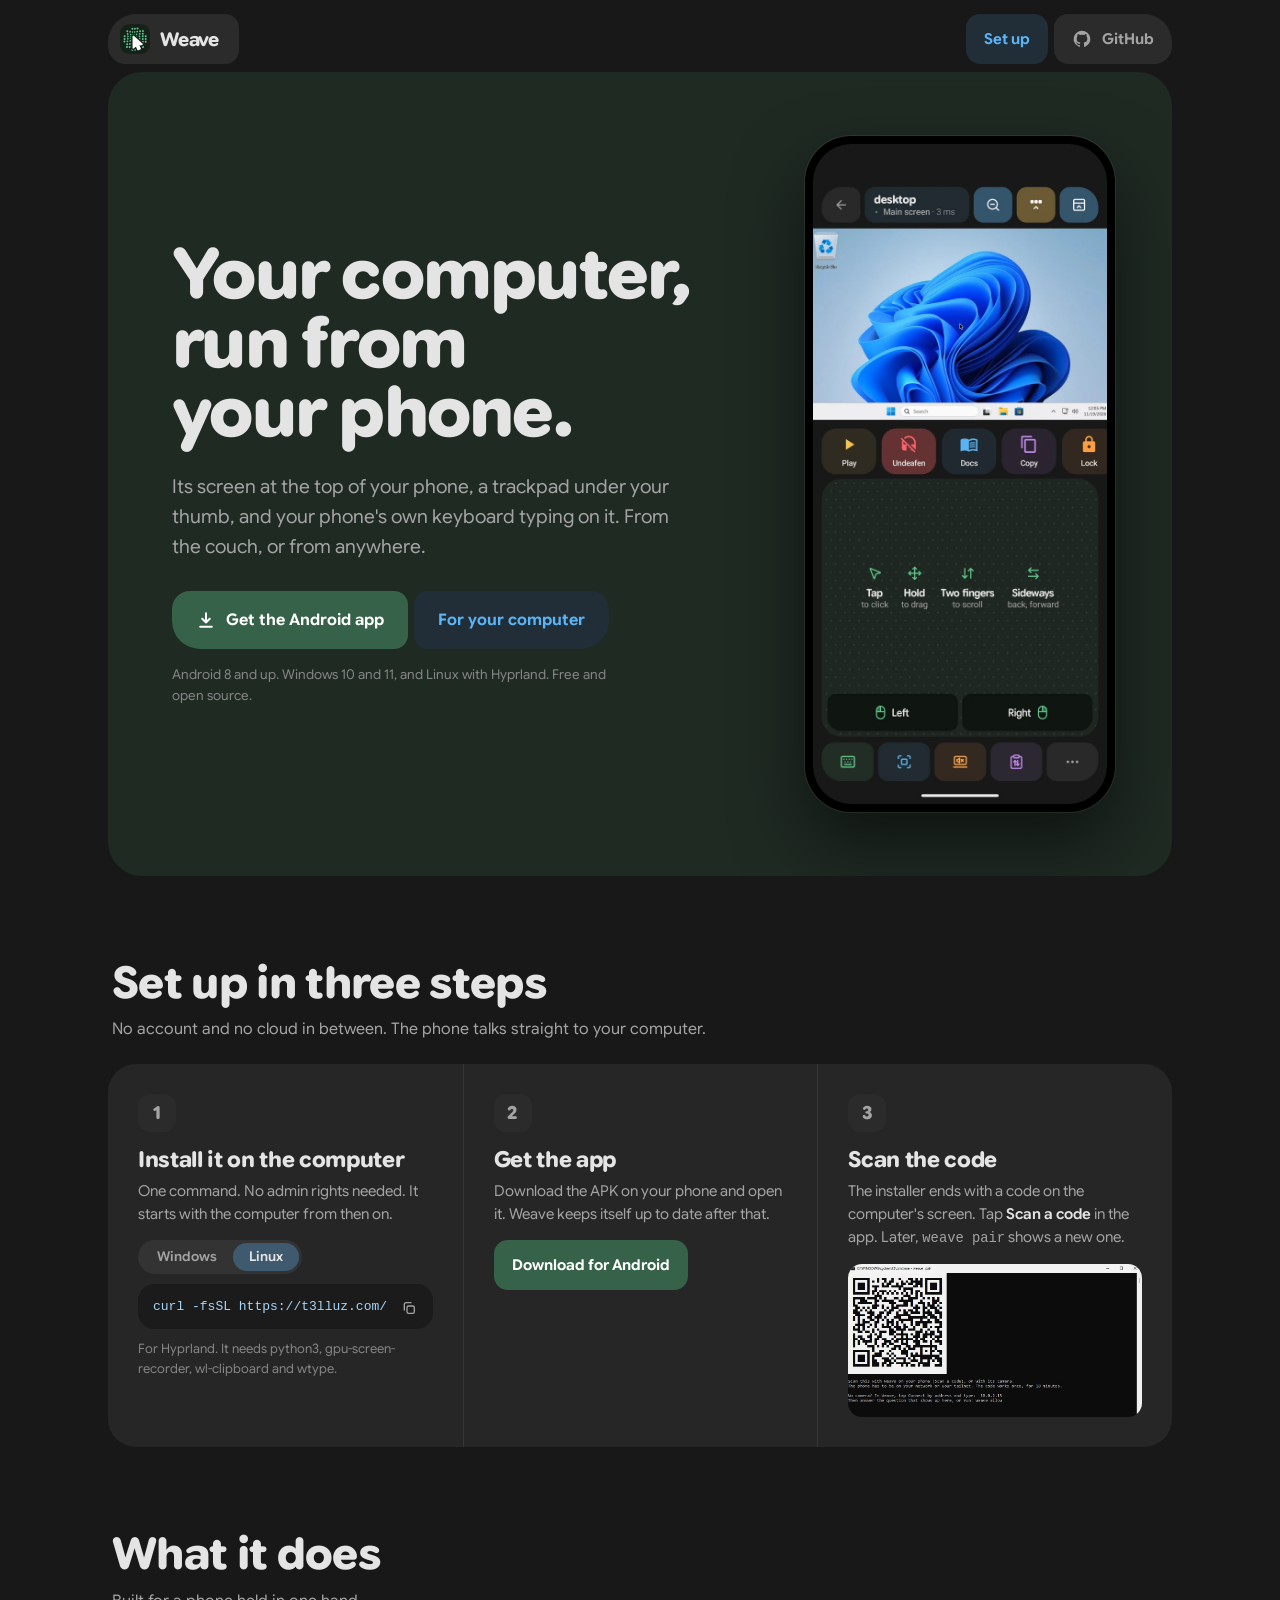
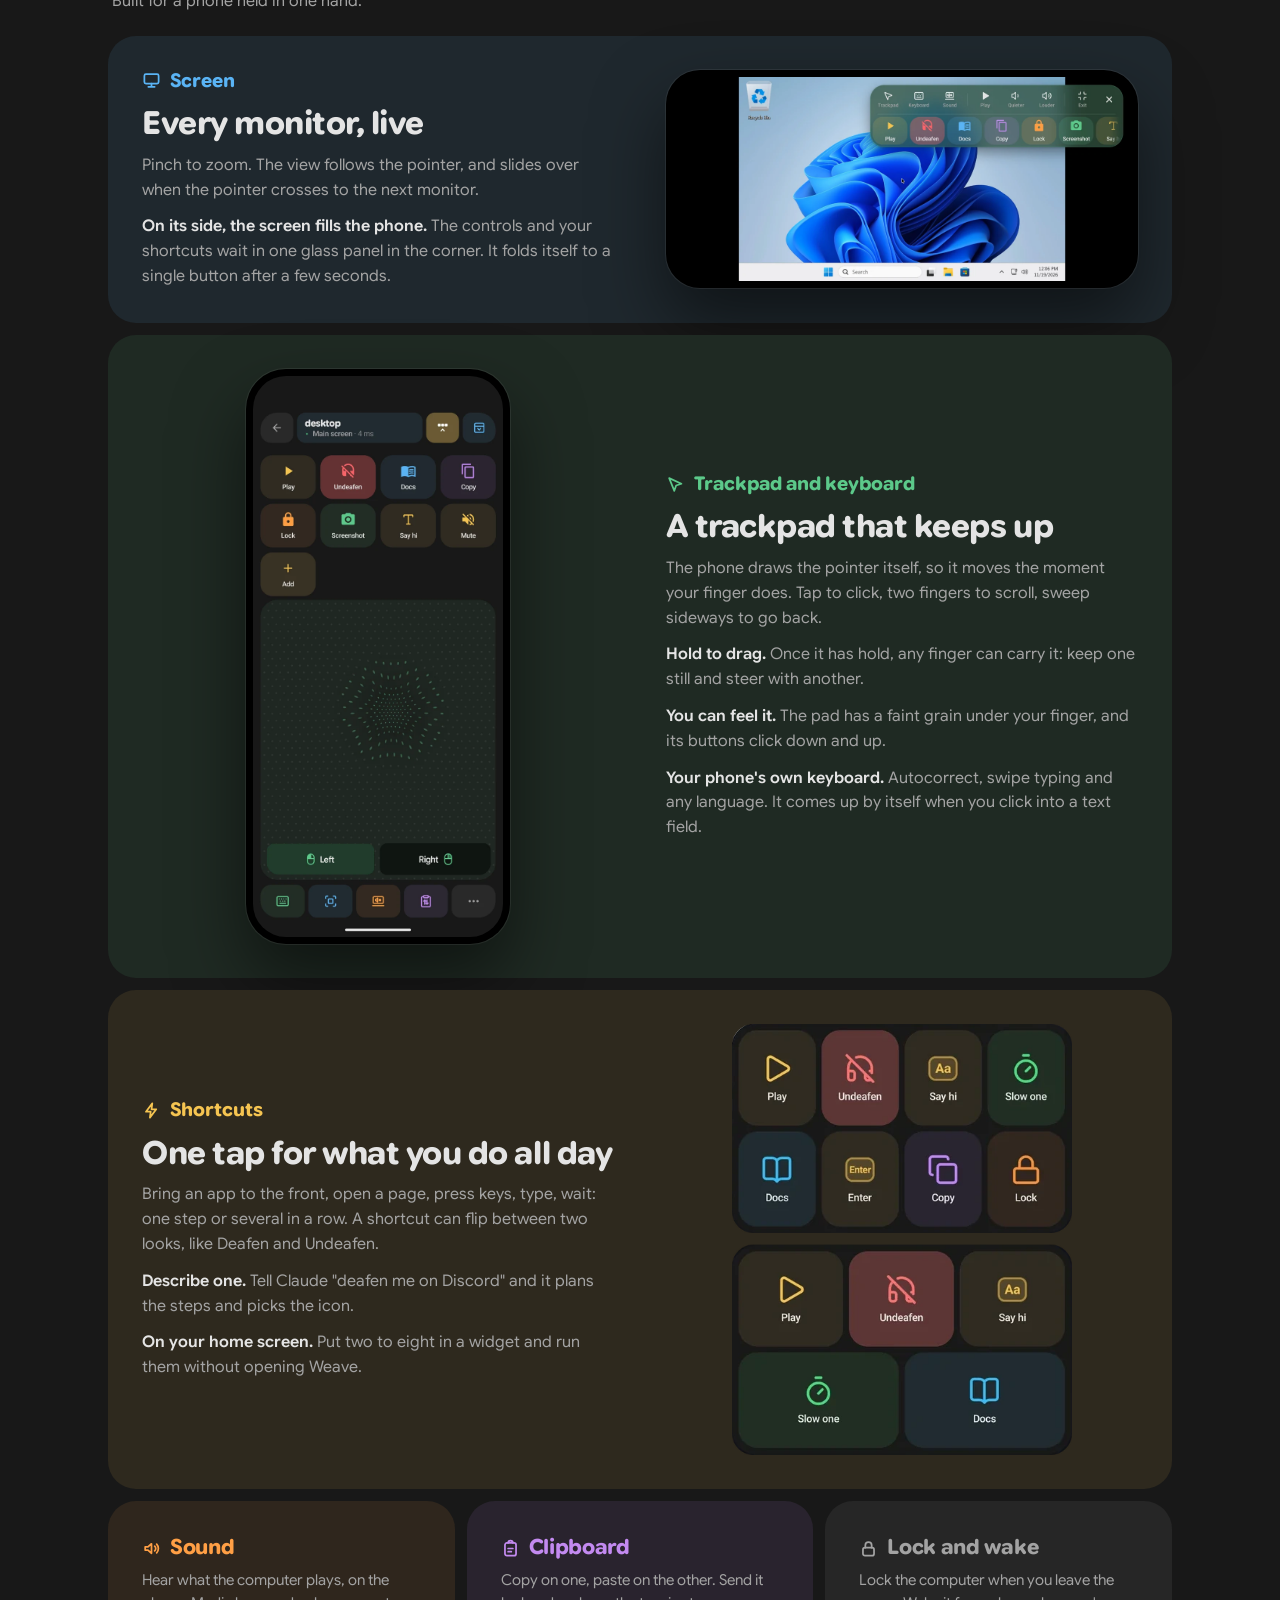
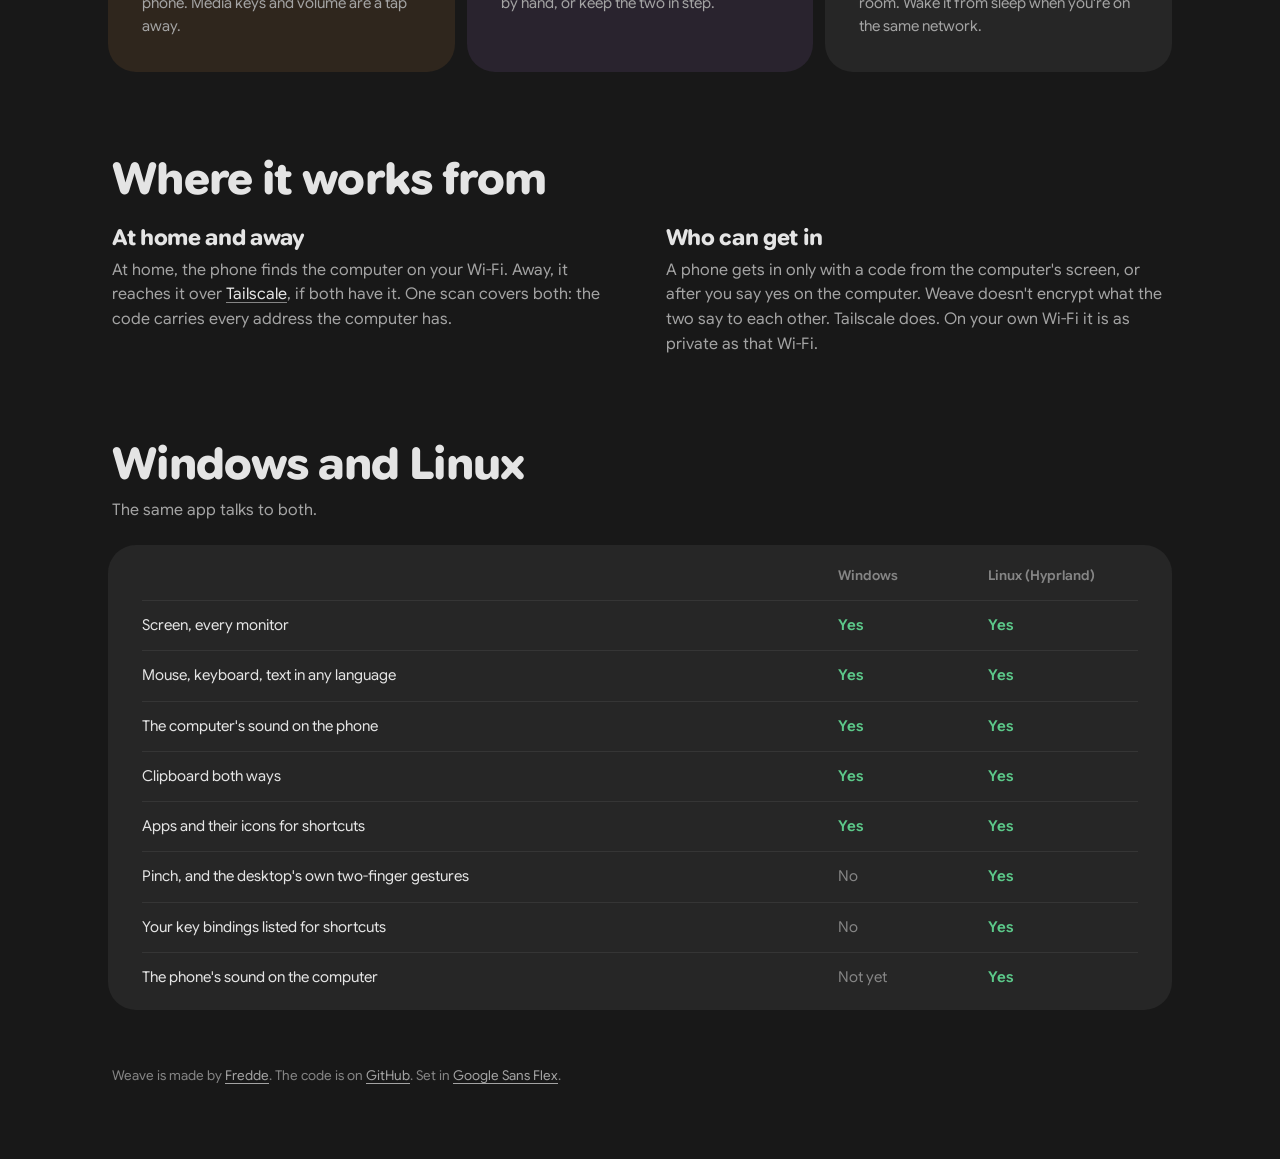
<file: site/public/index.html>
<!doctype html>
<html lang="en">
<head>
<meta charset="utf-8">
<meta name="viewport" content="width=device-width, initial-scale=1">
<title>Weave: your computer, run from your phone</title>
<meta name="description" content="See your computer's screen on your Android phone and drive it: trackpad, keyboard, shortcuts, sound. For Windows and Linux, on your own network or over Tailscale.">
<meta name="theme-color" content="#181818">
<meta property="og:type" content="website">
<meta property="og:title" content="Weave: your computer, run from your phone">
<meta property="og:description" content="Its screen at the top of your phone, a trackpad under your thumb, and your phone's own keyboard typing on it. For Windows and Linux.">
<meta property="og:url" content="https://t3lluz.com/weave/">
<meta property="og:image" content="https://t3lluz.com/weave/og.png">
<meta property="og:image:width" content="1200">
<meta property="og:image:height" content="630">
<meta name="twitter:card" content="summary_large_image">
<link rel="icon" href="icon.svg" type="image/svg+xml">
<link rel="preload" href="fonts/weave-display.woff2" as="font" type="font/woff2" crossorigin>
<link rel="stylesheet" href="style.css?v=2">
</head>
<body>
<main>
  <nav class="toprow" aria-label="Weave">
    <a class="tile grey top-first brand" href="./"><img src="icon.svg" width="30" height="30" alt="">Weave</a>
    <span class="gap"></span>
    <a class="tile sky hide-small" href="#computer">Set up</a>
    <a class="tile grey top-last" href="https://github.com/T3lluz/Weave">
      <svg viewBox="0 0 24 24" fill="currentColor" aria-hidden="true"><path d="M12 2a10 10 0 0 0-3.16 19.49c.5.09.68-.22.68-.48v-1.7c-2.78.6-3.37-1.34-3.37-1.34-.46-1.16-1.11-1.47-1.11-1.47-.91-.62.07-.6.07-.6 1 .07 1.53 1.03 1.53 1.03.9 1.52 2.34 1.08 2.91.83.09-.65.35-1.09.63-1.34-2.22-.25-4.56-1.11-4.56-4.94 0-1.09.39-1.98 1.03-2.68-.1-.25-.45-1.27.1-2.64 0 0 .84-.27 2.75 1.02a9.6 9.6 0 0 1 5 0c1.91-1.29 2.75-1.02 2.75-1.02.55 1.37.2 2.39.1 2.64.64.7 1.03 1.59 1.03 2.68 0 3.84-2.34 4.68-4.57 4.93.36.31.68.92.68 1.85v2.74c0 .27.18.58.69.48A10 10 0 0 0 12 2Z"/></svg>
      GitHub
    </a>
  </nav>

  <header class="pad" data-weave>
    <canvas aria-hidden="true"></canvas>
    <div>
      <h1>Your computer,<br>run from<br>your phone.</h1>
      <p class="lead">Its screen at the top of your phone, a trackpad under your thumb, and your phone's own keyboard typing on it. From the couch, or from anywhere.</p>
      <div class="dock">
        <a class="tile tall lit green dock-first" href="apk">
          <svg viewBox="0 0 24 24" fill="none" stroke="currentColor" stroke-width="2.4" stroke-linecap="round" stroke-linejoin="round" aria-hidden="true"><path d="M12 4v11m0 0l-4.5-4.5M12 15l4.5-4.5M5 20h14"/></svg>
          Get the Android app
        </a>
        <a class="tile tall sky dock-last" href="#computer">For your computer</a>
      </div>
      <p class="note">Android 8 and up. Windows 10 and 11, and Linux with Hyprland. Free and open source.</p>
    </div>
    <div class="phone"><img src="remote.webp?v=2" width="640" height="1436" alt="Weave on a phone: a Windows desktop at the top, a row of shortcuts, and a trackpad below with its two mouse buttons"></div>
  </header>

  <section id="computer">
    <div class="head">
      <h2>Set up in three steps</h2>
      <p>No account and no cloud in between. The phone talks straight to your computer.</p>
    </div>
    <div class="room grey steps">
      <div class="step">
        <div class="n">1</div>
        <h3>Install it on the computer</h3>
        <p>One command. No admin rights needed. It starts with the computer from then on.</p>
        <div class="tabs" role="tablist" aria-label="Your computer's system">
          <button role="tab" id="tab-windows" aria-controls="for-windows" aria-selected="true">Windows</button>
          <button role="tab" id="tab-linux" aria-controls="for-linux" aria-selected="false">Linux</button>
        </div>
        <div id="for-windows" role="tabpanel" aria-labelledby="tab-windows">
          <div class="command"><code>irm https://t3lluz.com/weave/install.ps1 | iex</code><button class="copy" aria-label="Copy the command"></button></div>
          <p class="small">Paste it into PowerShell. It brings its own Python and ffmpeg, all in one folder of your own.</p>
        </div>
        <div id="for-linux" role="tabpanel" aria-labelledby="tab-linux" hidden>
          <div class="command"><code>curl -fsSL https://t3lluz.com/weave/install.sh | sh</code><button class="copy" aria-label="Copy the command"></button></div>
          <p class="small">For Hyprland. It needs python3, gpu-screen-recorder, wl-clipboard and wtype.</p>
        </div>
      </div>
      <div class="step">
        <div class="n">2</div>
        <h3>Get the app</h3>
        <p>Download the APK on your phone and open it. Weave keeps itself up to date after that.</p>
        <a class="tile lit green" href="apk">Download for Android</a>
      </div>
      <div class="step">
        <div class="n">3</div>
        <h3>Scan the code</h3>
        <p>The installer ends with a code on the computer's screen. Tap <b>Scan a code</b> in the app. Later, <code>weave pair</code> shows a new one.</p>
        <img src="pair.webp" width="977" height="510" loading="lazy" alt="A terminal on Windows showing a QR code under the command weave pair">
      </div>
    </div>
  </section>

  <section>
    <div class="head">
      <h2>What it does</h2>
      <p>Built for a phone held in one hand.</p>
    </div>
    <div class="rooms">
      <div class="room sky wide">
        <div>
          <p class="room-title"><svg viewBox="0 0 24 24" fill="none" stroke="currentColor" stroke-width="2.2" stroke-linecap="round" stroke-linejoin="round" aria-hidden="true"><rect x="3" y="4" width="18" height="12" rx="2"/><path d="M8 20h8M12 16v4"/></svg>Screen</p>
          <h3>Every monitor, live</h3>
          <p>Pinch to zoom. The view follows the pointer, and slides over when the pointer crosses to the next monitor.</p>
          <p><b>On its side, the screen fills the phone.</b> The controls and your shortcuts wait in one glass panel in the corner. It folds itself to a single button after a few seconds.</p>
        </div>
        <div class="shot"><div class="phone side"><img src="full.webp?v=2" width="1212" height="540" loading="lazy" alt="Weave full screen on a phone held sideways: a Windows desktop with a green glass panel of controls and shortcuts in the top corner"></div></div>
      </div>

      <div class="room green wide flip">
        <div>
          <p class="room-title"><svg viewBox="0 0 24 24" fill="none" stroke="currentColor" stroke-width="2.2" stroke-linecap="round" stroke-linejoin="round" aria-hidden="true"><path d="M4 4l6.5 16 2.3-6.7L19.5 11 4 4Z"/></svg>Trackpad and keyboard</p>
          <h3>A trackpad that keeps up</h3>
          <p>The phone draws the pointer itself, so it moves the moment your finger does. Tap to click, two fingers to scroll, sweep sideways to go back.</p>
          <p><b>Hold to drag.</b> Once it has hold, any finger can carry it: keep one still and steer with another.</p>
          <p><b>You can feel it.</b> The pad has a faint grain under your finger, and its buttons click down and up.</p>
          <p><b>Your phone's own keyboard.</b> Autocorrect, swipe typing and any language. It comes up by itself when you click into a text field.</p>
        </div>
        <div class="shot"><div class="phone"><img src="pad.webp?v=2" width="640" height="1436" loading="lazy" alt="Weave with the screen folded away: a grid of shortcuts over a large trackpad, lit green where a held finger is dragging"></div></div>
      </div>

      <div class="room yellow wide">
        <div>
          <p class="room-title"><svg viewBox="0 0 24 24" fill="none" stroke="currentColor" stroke-width="2.2" stroke-linecap="round" stroke-linejoin="round" aria-hidden="true"><path d="M13 3L5 13.500h6L10 21l8-10.500h-6L13 3Z"/></svg>Shortcuts</p>
          <h3>One tap for what you do all day</h3>
          <p>Bring an app to the front, open a page, press keys, type, wait: one step or several in a row. A shortcut can flip between two looks, like Deafen and Undeafen.</p>
          <p><b>Describe one.</b> Tell Claude "deafen me on Discord" and it plans the steps and picks the icon.</p>
          <p><b>On your home screen.</b> Put two to eight in a widget and run them without opening Weave.</p>
        </div>
        <div class="shot widget"><img src="widget.webp?v=2" width="471" height="598" loading="lazy" alt="Two Weave widgets on an Android home screen, one with eight shortcuts and one with five"></div>
      </div>

      <div class="room orange small">
        <h3 class="room-title"><svg viewBox="0 0 24 24" fill="none" stroke="currentColor" stroke-width="2.2" stroke-linecap="round" stroke-linejoin="round" aria-hidden="true"><path d="M4 10v4h3.500L12 18V6L7.5 10H4ZM16 9a4 4 0 0 1 0 6M18.5 6.500a8 8 0 0 1 0 11"/></svg>Sound</h3>
        <p>Hear what the computer plays, on the phone. Media keys and volume are a tap away.</p>
      </div>
      <div class="room violet small">
        <h3 class="room-title"><svg viewBox="0 0 24 24" fill="none" stroke="currentColor" stroke-width="2.2" stroke-linecap="round" stroke-linejoin="round" aria-hidden="true"><rect x="5" y="5" width="14" height="16" rx="2.5"/><path d="M9 5a3 3 0 0 1 6 0M9 12h6M9 16h4"/></svg>Clipboard</h3>
        <p>Copy on one, paste on the other. Send it by hand, or keep the two in step.</p>
      </div>
      <div class="room grey small">
        <h3 class="room-title"><svg viewBox="0 0 24 24" fill="none" stroke="currentColor" stroke-width="2.2" stroke-linecap="round" stroke-linejoin="round" aria-hidden="true"><rect x="5" y="11" width="14" height="10" rx="2.5"/><path d="M8 11V8a4 4 0 0 1 8 0v3"/></svg>Lock and wake</h3>
        <p>Lock the computer when you leave the room. Wake it from sleep when you're on the same network.</p>
      </div>
    </div>
  </section>

  <section>
    <div class="head"><h2>Where it works from</h2></div>
    <div class="where">
      <div>
        <h3>At home and away</h3>
        <p>At home, the phone finds the computer on your Wi-Fi. Away, it reaches it over <a href="https://tailscale.com">Tailscale</a>, if both have it. One scan covers both: the code carries every address the computer has.</p>
      </div>
      <div>
        <h3>Who can get in</h3>
        <p>A phone gets in only with a code from the computer's screen, or after you say yes on the computer. Weave doesn't encrypt what the two say to each other. Tailscale does. On your own Wi-Fi it is as private as that Wi-Fi.</p>
      </div>
    </div>
  </section>

  <section>
    <div class="head">
      <h2>Windows and Linux</h2>
      <p>The same app talks to both.</p>
    </div>
    <div class="room grey table">
      <table>
        <tr><th></th><th>Windows</th><th>Linux (Hyprland)</th></tr>
        <tr><td>Screen, every monitor</td><td class="yes">Yes</td><td class="yes">Yes</td></tr>
        <tr><td>Mouse, keyboard, text in any language</td><td class="yes">Yes</td><td class="yes">Yes</td></tr>
        <tr><td>The computer's sound on the phone</td><td class="yes">Yes</td><td class="yes">Yes</td></tr>
        <tr><td>Clipboard both ways</td><td class="yes">Yes</td><td class="yes">Yes</td></tr>
        <tr><td>Apps and their icons for shortcuts</td><td class="yes">Yes</td><td class="yes">Yes</td></tr>
        <tr><td>Pinch, and the desktop's own two-finger gestures</td><td class="no">No</td><td class="yes">Yes</td></tr>
        <tr><td>Your key bindings listed for shortcuts</td><td class="no">No</td><td class="yes">Yes</td></tr>
        <tr><td>The phone's sound on the computer</td><td class="no">Not yet</td><td class="yes">Yes</td></tr>
      </table>
    </div>
  </section>

  <footer>Weave is made by <a href="https://t3lluz.com/portfolio">Fredde</a>. The code is on <a href="https://github.com/T3lluz/Weave">GitHub</a>. Set in <a href="fonts/OFL.txt">Google Sans Flex</a>.</footer>
</main>
<script src="weave.js?v=2"></script>
</body>
</html>
</file>
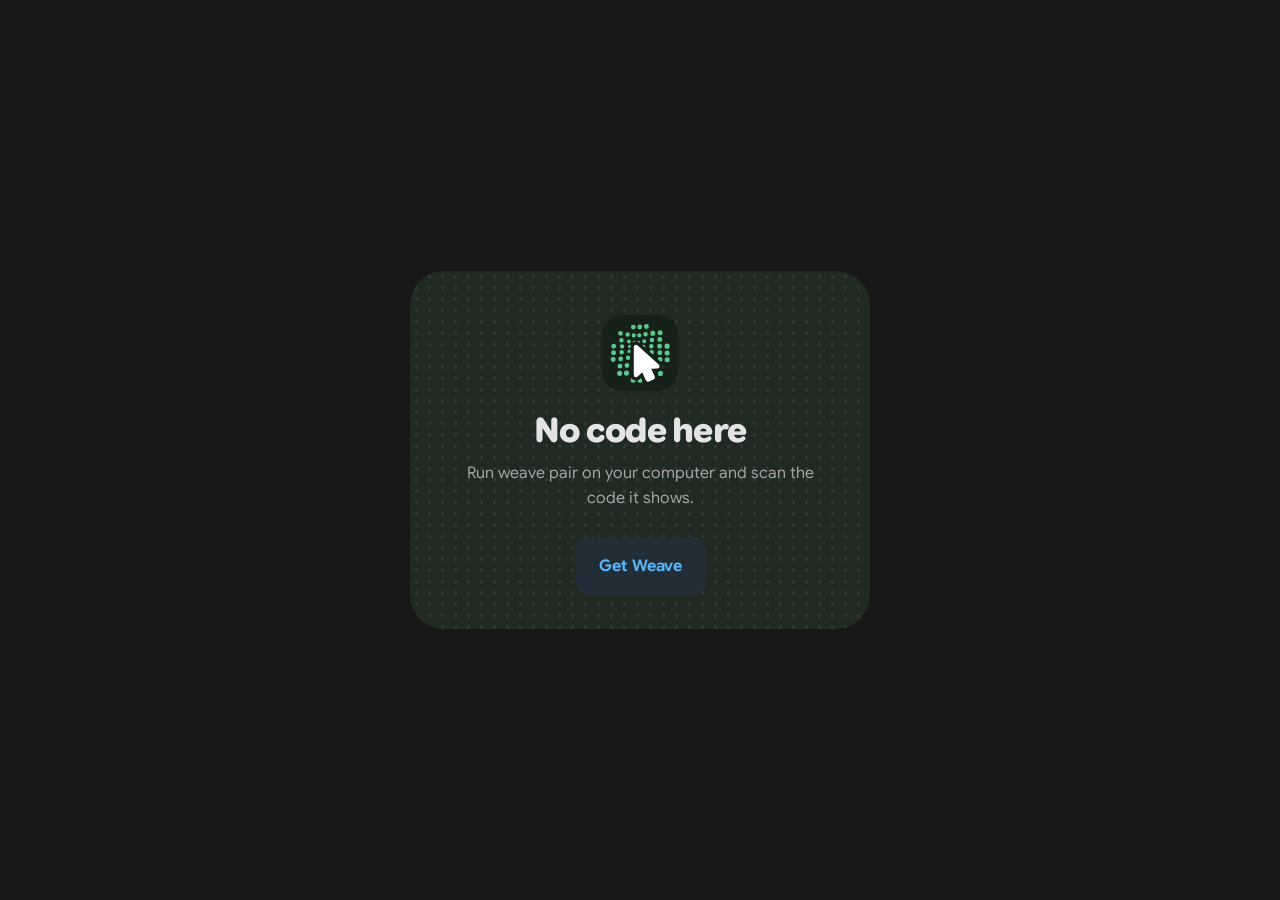
<file: site/public/pair.html>
<!doctype html>
<html lang="en">
<head>
<meta charset="utf-8">
<meta name="viewport" content="width=device-width, initial-scale=1">
<title>Pair with Weave</title>
<meta name="robots" content="noindex">
<meta name="theme-color" content="#181818">
<link rel="icon" href="icon.svg" type="image/svg+xml">
<link rel="stylesheet" href="style.css?v=2">
</head>
<body>
<main class="pairing">
  <div class="pad plain">
    <img src="icon.svg" width="76" height="76" alt="">
    <h1 id="title">Opening Weave</h1>
    <p id="text">This code pairs your phone with a computer. If Weave doesn't open, tap the button.</p>
    <div class="dock">
      <a class="tile tall lit green dock-first" id="open" href="./">Open in Weave</a>
      <a class="tile tall sky dock-last" id="get" href="./">Get Weave</a>
    </div>
  </div>
</main>
<script>
// The invitation is everything after the #. A browser never sends that part to a server, so
// the code stays between the computer's screen and this phone.
// Only what an invitation is made of is passed on. Anything else (a second "#Intent;...;end"
// would let a crafted link open another app from this page) is treated as no code at all.
const hash = location.hash.slice(1);
const invite = /^[A-Za-z0-9%=&.,_~+-]{1,1200}$/.test(hash) ? hash : '';
const android = /Android/.test(navigator.userAgent);
const open = document.getElementById('open');
if (!invite) {
  document.getElementById('title').textContent = 'No code here';
  document.getElementById('text').textContent = 'Run weave pair on your computer and scan the code it shows.';
  open.hidden = true;
  document.getElementById('get').className = 'tile tall sky';
} else if (!android) {
  document.getElementById('title').textContent = 'Scan this with your phone';
  document.getElementById('text').textContent = 'This link pairs an Android phone with a computer. Open it on the phone that has Weave, or scan the code with Weave itself.';
  open.hidden = true;
  document.getElementById('get').className = 'tile tall sky';
} else {
  // Chrome hands this to the app, or falls back to the download page when Weave isn't installed
  const fallback = encodeURIComponent(new URL('./', location.href).href);
  open.href = 'intent://pair?' + invite + '#Intent;scheme=weave;package=com.t3lluz.weave;S.browser_fallback_url=' + fallback + ';end';
  location.replace(open.href);
}
</script>
</body>
</html>
</file>
<file: site/public/style.css>
/*
 * Weave's site wears the app's look: the page's dark, a room per subject (a flat tint of its
 * colour, no edge, nothing inside it in a box of its own), tiles as the dock has them, and the
 * app's round heavy display face. The colours mean what they mean in the app: sky is the
 * computer's screen, green your hands, yellow the shortcuts, orange sound, violet the clipboard.
 */
@font-face {
  font-family: "Weave Display"; font-weight: 500 900; font-display: swap;
  src: url("fonts/weave-display.woff2") format("woff2");
}
@font-face {
  font-family: "Weave Text"; font-weight: 400 700; font-display: swap;
  src: url("fonts/weave-text.woff2") format("woff2");
}

:root {
  --bg: #181818; --ink: #e4e4e4; --soft: #a3a3a3; --faint: #858585;
  --sky: #5ab4f5; --green: #5cc98a; --yellow: #f5c451; --orange: #ff9f45; --violet: #c38af0; --grey: #a3a3a3;
  --display: "Weave Display", "Google Sans Flex", system-ui, sans-serif;
  --text: "Weave Text", system-ui, -apple-system, "Segoe UI", Roboto, sans-serif;
  --room: 28px;
  --side: clamp(14px, 3.4vw, 28px);
}

* { box-sizing: border-box; }
html { background: var(--bg); color: var(--ink); -webkit-text-size-adjust: 100%; scroll-behavior: smooth; }
body { margin: 0; font: 16px/1.55 var(--text); }
img { max-width: 100%; height: auto; display: block; }
a { color: inherit; }
p { margin: 0; }
h1, h2, h3 { margin: 0; font-family: var(--display); font-weight: 760; letter-spacing: -0.015em; line-height: 1.08; }
code { font: 0.92em/1.5 ui-monospace, "Cascadia Code", "JetBrains Mono", Menlo, Consolas, monospace; }
[hidden] { display: none !important; }
:focus-visible { outline: 2px solid var(--ink); outline-offset: 3px; }

main { max-width: 1120px; margin: 0 auto; padding: 0 var(--side) 72px; }

/* a subject's colour, set once on whatever wears it */
.sky { --tone: var(--sky); } .green { --tone: var(--green); } .yellow { --tone: var(--yellow); }
.orange { --tone: var(--orange); } .violet { --tone: var(--violet); } .grey { --tone: var(--grey); }

/* ── tiles: the dock's, and the top row's ─────────────────────────────── */
.tile {
  display: inline-flex; align-items: center; justify-content: center; gap: 10px;
  height: 50px; padding: 0 18px; border-radius: 14px; border: 0; cursor: pointer;
  background: color-mix(in srgb, var(--tone) 14%, var(--bg)); color: var(--tone);
  font: 650 15px/1 var(--text); text-decoration: none; white-space: nowrap;
  transition: transform 0.14s cubic-bezier(0.3, 1.6, 0.5, 1), background-color 0.16s ease;
}
.tile:hover { background: color-mix(in srgb, var(--tone) 22%, var(--bg)); }
.tile:active { transform: scale(0.95); }
.tile svg { width: 20px; height: 20px; flex: none; }
.tile.lit { background: color-mix(in srgb, var(--tone) 42%, var(--bg)); color: #fff; }
.tile.lit:hover { background: color-mix(in srgb, var(--tone) 50%, var(--bg)); }
.tile.tall { height: 58px; padding: 0 24px; font-size: 16px; }
/* the end tiles take a rounder corner where they sit in a corner of their own */
.tile.top-first { border-radius: 28px 14px 14px 18px; }
.tile.top-last { border-radius: 14px 28px 18px 14px; }
.tile.dock-first { border-radius: 18px 14px 14px 28px; }
.tile.dock-last { border-radius: 14px 18px 28px 14px; }

.toprow { display: flex; align-items: center; gap: 6px; padding: 14px 0 8px; }
.toprow .brand { color: var(--ink); font: 760 19px/1 var(--display); letter-spacing: -0.01em; padding: 0 20px 0 12px; }
.toprow .brand img { width: 30px; height: 30px; border-radius: 9px; }
.toprow .gap { flex: 1; }

/* ── rooms ────────────────────────────────────────────────────────────── */
.room {
  border-radius: var(--room); padding: clamp(20px, 3vw, 34px);
  background: color-mix(in srgb, var(--tone) 10%, var(--bg));
}
.room .room-title { display: flex; align-items: center; gap: 9px; color: var(--tone); font: 760 19px/1.2 var(--display); margin-bottom: 14px; }
.room .room-title svg { width: 19px; height: 19px; flex: none; }
.room h3 { font-size: clamp(24px, 2.6vw, 32px); margin-bottom: 12px; }
.room p { color: var(--soft); max-width: 34em; }
.room p + p { margin-top: 12px; }
.room p b { color: var(--ink); font-weight: 600; }

/* ── the hero is the trackpad ─────────────────────────────────────────── */
.pad {
  position: relative; overflow: hidden; isolation: isolate; border-radius: 34px;
  background: color-mix(in srgb, var(--green) 10%, var(--bg));
  display: grid; grid-template-columns: minmax(0, 1.3fr) minmax(0, 0.7fr); align-items: center; gap: 28px;
  padding: clamp(26px, 5vw, 64px); padding-right: clamp(20px, 4vw, 56px);
  touch-action: pan-y;
}
/* the weave: drawn by weave.js where it runs, and as plain dots where it doesn't */
.pad canvas { position: absolute; inset: 0; width: 100%; height: 100%; z-index: -1; pointer-events: none; }
.pad.plain { background-image: radial-gradient(circle, rgba(255, 255, 255, 0.07) 1.5px, transparent 2px); background-size: 13px 11.3px; }
.pad h1 { font-size: clamp(40px, 5.6vw, 70px); font-weight: 820; line-height: 0.98; letter-spacing: -0.025em; }
.pad .lead { color: var(--soft); font-size: clamp(17px, 1.5vw, 20px); max-width: 27em; margin: 26px 0 30px; }
.dock { display: flex; flex-wrap: wrap; gap: 6px; }
.pad .note { color: var(--faint); font-size: 13.5px; margin-top: 16px; max-width: 34em; }

.phone { justify-self: center; width: min(310px, 76vw); padding: 8px; border-radius: 46px; background: #000; box-shadow: 0 0 0 1px rgba(255, 255, 255, 0.07), 0 34px 70px rgba(0, 0, 0, 0.5); }
.phone img { width: 100%; border-radius: 38px; }
.phone.side { width: min(560px, 100%); padding: 7px; border-radius: 34px; }
.phone.side img { border-radius: 27px; }

/* ── sections ─────────────────────────────────────────────────────────── */
section { padding-top: clamp(48px, 7vw, 84px); }
.head { margin: 0 4px 22px; }
.head h2 { font-size: clamp(30px, 3.6vw, 44px); font-weight: 800; }
.head p { color: var(--soft); margin-top: 10px; max-width: 40em; }

/* three steps in one room, split by hairlines */
.steps { display: grid; grid-template-columns: repeat(3, minmax(0, 1fr)); padding: 0; }
.step { padding: clamp(20px, 2.6vw, 30px); min-width: 0; }
.step + .step { border-left: 1px solid rgba(255, 255, 255, 0.07); }
.step .n {
  display: grid; place-items: center; width: 38px; height: 38px; border-radius: 12px; margin-bottom: 16px;
  background: color-mix(in srgb, var(--tone) 14%, var(--bg)); color: var(--tone); font: 800 18px/1 var(--display);
}
.step h3 { font-size: 22px; margin-bottom: 8px; }
.step p { font-size: 15px; margin-bottom: 14px; }
.step .small { color: var(--faint); font-size: 13px; margin: 10px 0 0; }
.step img { width: 100%; border-radius: 14px; }

.tabs { display: inline-flex; padding: 3px; border-radius: 999px; background: rgba(255, 255, 255, 0.06); margin-bottom: 10px; }
.tabs button { all: unset; cursor: pointer; padding: 7px 16px; border-radius: 999px; font: 600 13.5px/1 var(--text); color: var(--soft); }
.tabs button[aria-selected="true"] { background: color-mix(in srgb, var(--sky) 30%, transparent); color: var(--ink); }
.tabs button:focus-visible { outline: 2px solid var(--ink); outline-offset: 2px; }
.command { position: relative; border-radius: 16px; background: rgba(0, 0, 0, 0.28); padding: 13px 46px 13px 15px; }
.command code { display: block; color: color-mix(in srgb, var(--sky) 55%, #fff); overflow-x: auto; white-space: nowrap; font-size: 13px; scrollbar-width: none; }
.copy { all: unset; cursor: pointer; position: absolute; top: 7px; right: 7px; width: 34px; height: 34px; display: grid; place-items: center; border-radius: 11px; color: var(--soft); }
.copy:hover { background: rgba(255, 255, 255, 0.08); color: var(--ink); }
.copy.done { color: var(--green); }
.copy svg { width: 16px; height: 16px; }
.copy:focus-visible { outline: 2px solid var(--ink); }

/* what flows between the two, a room each */
.rooms { display: grid; grid-template-columns: repeat(6, minmax(0, 1fr)); gap: 12px; }
.rooms .room { grid-column: span 2; }
.rooms .wide { grid-column: 1 / -1; display: grid; grid-template-columns: minmax(0, 1fr) minmax(0, 1fr); gap: clamp(24px, 4vw, 56px); align-items: center; }
.rooms .wide.flip > .shot { order: -1; }
.rooms .shot { display: grid; place-items: center; }
.rooms .shot.widget img { width: min(340px, 100%); }
.rooms .shot .phone:not(.side) { width: min(264px, 70vw); border-radius: 40px; padding: 7px; }
.rooms .shot .phone:not(.side) img { border-radius: 33px; }
.rooms .small .room-title { font-size: 21px; margin-bottom: 8px; }
.rooms .small p { font-size: 15px; }

.where { display: grid; grid-template-columns: repeat(2, minmax(0, 1fr)); gap: clamp(20px, 4vw, 56px); margin: 0 4px; }
.where p { color: var(--soft); max-width: 34em; }
.where a { color: var(--ink); text-decoration-color: var(--faint); text-underline-offset: 3px; }
.where h3 { font-size: 22px; margin-bottom: 8px; }

.table { padding: 8px clamp(18px, 3vw, 34px); }
table { width: 100%; border-collapse: collapse; font-size: 15px; }
th, td { text-align: left; padding: 13px 0; border-bottom: 1px solid rgba(255, 255, 255, 0.07); }
tr:last-child td { border-bottom: 0; }
th { color: var(--faint); font-weight: 600; font-size: 13.5px; }
td:first-child { color: var(--ink); padding-right: 16px; }
td:nth-child(n+2), th:nth-child(n+2) { width: 150px; }
.yes { color: var(--green); font-weight: 600; } .no { color: var(--faint); }

footer { color: var(--faint); font-size: 13.5px; padding: 56px 4px 0; }
footer a { color: var(--soft); text-underline-offset: 3px; }

@media (max-width: 880px) {
  .pad { grid-template-columns: minmax(0, 1fr); gap: 34px; padding-bottom: 40px; }
  .steps { grid-template-columns: minmax(0, 1fr); }
  .step + .step { border-left: 0; border-top: 1px solid rgba(255, 255, 255, 0.07); }
  .rooms .room { grid-column: 1 / -1; }
  .rooms .wide { grid-template-columns: minmax(0, 1fr); }
  .rooms .wide.flip > .shot { order: 0; }
  .where { grid-template-columns: minmax(0, 1fr); }
  td:nth-child(n+2), th:nth-child(n+2) { width: 84px; }
  .toprow .hide-small { display: none; }
}
@media (max-width: 420px) {
  .dock .tile { flex: 1 1 100%; }
  .dock .tile.dock-first { border-radius: 18px 18px 14px 14px; }
  .dock .tile.dock-last { border-radius: 14px 14px 28px 28px; }
}
@media (prefers-reduced-motion: reduce) {
  html { scroll-behavior: auto; }
  .tile { transition: none; }
}

/* ── the page a scanned code opens ────────────────────────────────────── */
.pairing { min-height: 100vh; min-height: 100dvh; display: grid; place-items: center; padding: var(--side); }
.pairing .pad { display: block; width: min(460px, 100%); text-align: center; padding: 44px 28px 34px; }
.pairing .pad img { width: 76px; height: 76px; margin: 0 auto 22px; border-radius: 20px; }
.pairing .pad h1 { font-size: 34px; line-height: 1.05; margin-bottom: 12px; }
.pairing .pad p { color: var(--soft); margin: 0 auto 26px; max-width: 24em; }
.pairing .dock { justify-content: center; }
</file>
